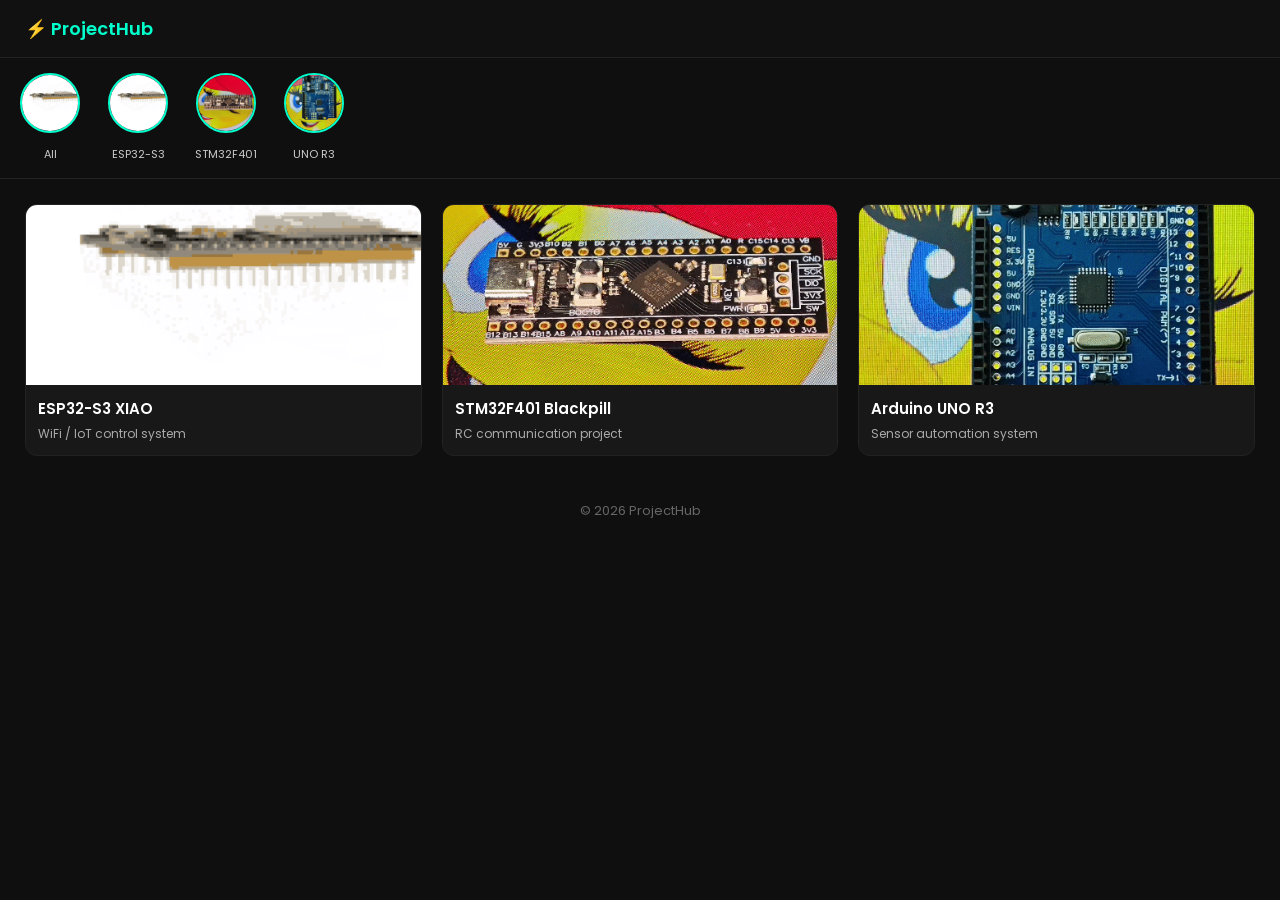
<file: index.html>
<!DOCTYPE html>
<html lang="en">
<head>
<meta charset="UTF-8">
<meta name="viewport" content="width=device-width, initial-scale=1.0">
<title>ProjectHub</title>

<link href="https://fonts.googleapis.com/css2?family=Poppins:wght@300;400;600&display=swap" rel="stylesheet">
<link rel="icon" type="image/x-icon" href="images/favicon.ico">


<style>
*{
  margin:0;
  padding:0;
  box-sizing:border-box;
  font-family:'Poppins',sans-serif;
}

body{
  background:#0f0f0f;
  color:#fff;
}


.navbar{
  display:flex;
  justify-content:space-between;
  align-items:center;
  padding:15px 25px;
  background:#111;
  border-bottom:1px solid #222;
  position:sticky;
  top:0;
  z-index:10;
}

.logo{
  color:#00ffcc;
  font-weight:600;
  font-size:18px;
}

.profiles{
  display:flex;
  gap:18px;
  padding:15px;
  overflow-x:auto;
  border-bottom:1px solid #222;
}

.profile{
  text-align:center;
  cursor:pointer;
  min-width:70px;
}

.profile img{
  width:60px;
  height:60px;
  border-radius:50%;
  border:2px solid #00ffcc;
  object-fit:cover;
}

.profile span{
  display:block;
  font-size:11px;
  margin-top:6px;
  color:#ccc;
}

.feed{
  display:grid;
  grid-template-columns:repeat(auto-fit,minmax(260px,1fr));
  gap:20px;
  padding:25px;
}

.card{
  background:#181818;
  border-radius:12px;
  overflow:hidden;
  border:1px solid #222;
  transition:0.25s;
  cursor:pointer;
}

.card:hover{
  transform:translateY(-5px);
  box-shadow:0 0 15px rgba(0,255,200,0.25);
}

.card img{
  width:100%;
  height:180px;
  object-fit:cover;
  background:#222;
  display:block;
}

.card-content{
  padding:12px;
}

.card-title{
  font-size:15px;
  font-weight:600;
}

.card-desc{
  font-size:12px;
  color:#aaa;
  margin-top:5px;
}

footer{
  text-align:center;
  padding:20px;
  color:#666;
  font-size:13px;
}
</style>
</head>

<body>

<!-- NAVBAR -->
<div class="navbar">
  <div class="logo">⚡ ProjectHub</div>
</div>

<div class="profiles">

  <div class="profile" onclick="filterProjects('all')">
    <img src="./images/esp32.gif" onerror="this.src='https://via.placeholder.com/60'">
    <span>All</span>
  </div>

  <div class="profile" onclick="filterProjects('esp32')">
    <img src="./images/esp32.gif" onerror="this.src='https://via.placeholder.com/60'">
    <span>ESP32-S3</span>
  </div>

  <div class="profile" onclick="filterProjects('stm32')">
    <img src="./images/stm32.gif" onerror="this.src='https://via.placeholder.com/60'">
    <span>STM32F401</span>
  </div>

  <div class="profile" onclick="filterProjects('arduino')">
    <img src="./images/arduino.gif" onerror="this.src='https://via.placeholder.com/60'">
    <span>UNO R3</span>
  </div>

</div>

<div class="feed">

<!-- ESP32 -->
<div class="card" data-type="esp32" onclick="openProject('esp32.html')">
  <img src="./images/esp32.gif">
  <div class="card-content">
    <div class="card-title">ESP32-S3 XIAO</div>
    <div class="card-desc">WiFi / IoT control system</div>
  </div>
</div>

<!-- STM32 -->
<div class="card" data-type="stm32" onclick="openProject('stm32.html')">
  <img src="./images/stm32.gif">
  <div class="card-content">
    <div class="card-title">STM32F401 Blackpill</div>
    <div class="card-desc">RC communication project</div>
  </div>
</div>

<!-- ARDUINO -->
<div class="card" data-type="arduino" onclick="openProject('arduino.html')">
  <img src="./images/arduino.gif">
  <div class="card-content">
    <div class="card-title">Arduino UNO R3</div>
    <div class="card-desc">Sensor automation system</div>
  </div>
</div>

</div>

<footer>
  © 2026 ProjectHub
</footer>

<script>
function openProject(page){
  window.location.href = page;
}

function filterProjects(type){
  const cards = document.querySelectorAll('.card');

  cards.forEach(card => {
    if(type === "all" || card.dataset.type === type){
      card.style.display = "block";
    } else {
      card.style.display = "none";
    }
  });
}
</script>

</body>
</html>
</file>
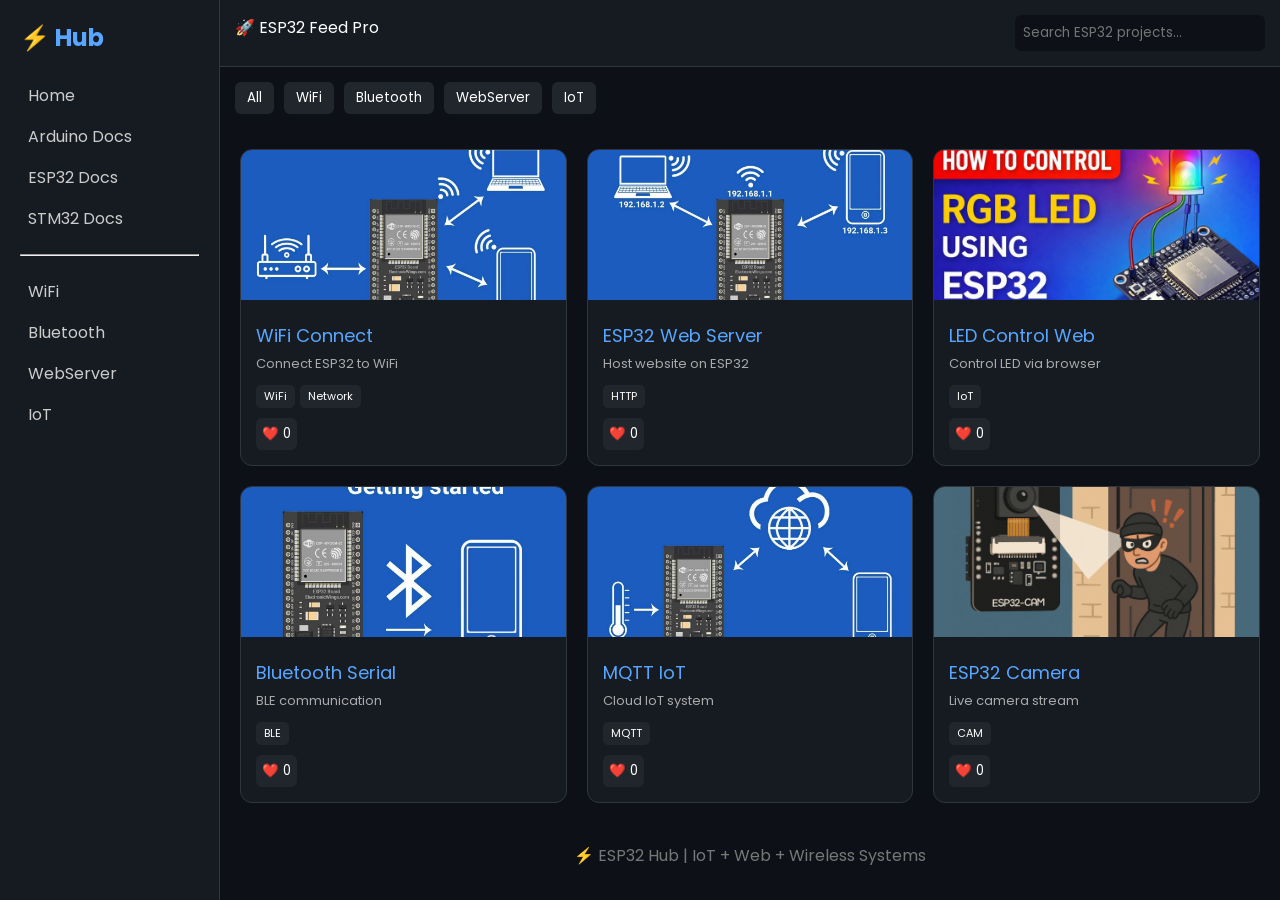
<file: esp32.html>
<!DOCTYPE html>
<html lang="en">
<head>
<meta charset="UTF-8">
<meta name="viewport" content="width=device-width, initial-scale=1.0">
<title>ESP32 Hub Pro</title>

<link href="https://fonts.googleapis.com/css2?family=Poppins:wght@300;400;600&display=swap" rel="stylesheet">

<style>

/* RESET */
*{margin:0;padding:0;box-sizing:border-box;font-family:'Poppins',sans-serif;}

body{
  background:#0d1117;
  color:#fff;
  display:flex;
}

/* SIDEBAR */
.sidebar{
  width:220px;
  background:#161b22;
  height:100vh;
  padding:20px;
  border-right:1px solid #30363d;
  position:fixed;
}

.sidebar h2{
  color:#58a6ff;
  margin-bottom:20px;
}

.sidebar a{
  display:block;
  padding:8px;
  color:#ccc;
  text-decoration:none;
  border-radius:6px;
}

.sidebar a:hover{
  background:#21262d;
  color:#fff;
}

/* MAIN */
.main{
  margin-left:220px;
  width:100%;
}

/* NAVBAR */
.navbar{
  display:flex;
  justify-content:space-between;
  padding:15px;
  background:#161b22;
  border-bottom:1px solid #30363d;
}

.search{
  padding:8px;
  border-radius:6px;
  border:none;
  background:#0d1117;
  color:white;
  width:250px;
}

/* FILTERS */
.filters{
  display:flex;
  gap:10px;
  padding:15px;
  flex-wrap:wrap;
}

.filter-btn{
  background:#21262d;
  border:none;
  padding:6px 12px;
  border-radius:6px;
  cursor:pointer;
  color:#fff;
}

.filter-btn:hover{
  background:#30363d;
}

/* GRID */
.feed{
  display:grid;
  grid-template-columns:repeat(auto-fit,minmax(250px,1fr));
  gap:20px;
  padding:20px;
}

/* CARD */
.post{
  background:#161b22;
  border-radius:12px;
  overflow:hidden;
  cursor:pointer;
  transition:.2s;
  border:1px solid #30363d;
}

.post:hover{
  transform:translateY(-5px);
}

.post img{
  width:100%;
  height:150px;
  object-fit:cover;
}

.content{
  padding:15px;
}

.title{
  font-size:18px;
  color:#58a6ff;
}

.desc{
  font-size:13px;
  color:#aaa;
  margin:5px 0;
}

.tags{
  margin-top:8px;
}

.tag{
  display:inline-block;
  background:#21262d;
  padding:3px 8px;
  border-radius:5px;
  font-size:11px;
  margin-right:5px;
}

/* ACTIONS */
.actions{
  margin-top:10px;
}

button{
  background:#21262d;
  border:none;
  padding:6px;
  border-radius:6px;
  color:#fff;
  cursor:pointer;
}

button:hover{
  background:#30363d;
}

/* FOOTER */
.footer{
  text-align:center;
  padding:20px;
  color:#777;
}

</style>
</head>

<body>

<!-- SIDEBAR -->
<div class="sidebar">
<h2>⚡ Hub</h2>

<a href="index.html">Home</a>
<a href="arduino.html">Arduino Docs</a>
<a href="esp32.html">ESP32 Docs</a>
<a href="stm32.html">STM32 Docs</a>

<hr style="margin:15px 0;">

<a href="#">WiFi</a>
<a href="#">Bluetooth</a>
<a href="#">WebServer</a>
<a href="#">IoT</a>
</div>

<div class="main">

<!-- NAVBAR -->
<div class="navbar">
<div>🚀 ESP32 Feed Pro</div>
<input class="search" placeholder="Search ESP32 projects..." onkeyup="searchPost(this.value)">
</div>

<!-- FILTERS -->
<div class="filters">
<button class="filter-btn" onclick="filter('all')">All</button>
<button class="filter-btn" onclick="filter('wifi')">WiFi</button>
<button class="filter-btn" onclick="filter('ble')">Bluetooth</button>
<button class="filter-btn" onclick="filter('web')">WebServer</button>
<button class="filter-btn" onclick="filter('iot')">IoT</button>
</div>

<!-- FEED -->
<div class="feed" id="feed">

<script>
const posts = [

{name:"WiFi Connect",cat:"wifi",img:"images/wifi.jpg",page:"pages/wifi.html",desc:"Connect ESP32 to WiFi",tags:["WiFi","Network"],id:"e1"},

{name:"ESP32 Web Server",cat:"web",img:"images/webserver.jpg",page:"pages/webserver.html",desc:"Host website on ESP32",tags:["HTTP"],id:"e2"},

{name:"LED Control Web",cat:"web",img:"images/led-web.jpg",page:"pages/ledweb.html",desc:"Control LED via browser",tags:["IoT"],id:"e3"},

{name:"Bluetooth Serial",cat:"ble",img:"images/bluetooth.jpg",page:"pages/bluetooth.html",desc:"BLE communication",tags:["BLE"],id:"e4"},

{name:"MQTT IoT",cat:"iot",img:"images/mqtt.jpg",page:"pages/mqtt.html",desc:"Cloud IoT system",tags:["MQTT"],id:"e5"},

{name:"ESP32 Camera",cat:"iot",img:"images/cam.jpg",page:"pages/cam.html",desc:"Live camera stream",tags:["CAM"],id:"e6"}

];

function render(){
  let html = "";
  posts.forEach(p=>{
    html += `
    <div class="post ${p.cat}" data-name="${p.name.toLowerCase()}" onclick="openPage('${p.page}')">

      <img src="${p.img}">

      <div class="content">
        <div class="title">${p.name}</div>
        <div class="desc">${p.desc}</div>

        <div class="tags">
          ${p.tags.map(t=>`<span class="tag">${t}</span>`).join("")}
        </div>

        <div class="actions">
          <button onclick="like(event,'${p.id}')">❤️ <span id="${p.id}">0</span></button>
        </div>
      </div>

    </div>`;
  });

  document.getElementById("feed").innerHTML = html;
}

function openPage(page){
  window.location.href = page;
}

function like(e,id){
  e.stopPropagation();
  let count = localStorage.getItem(id) || 0;
  count++;
  localStorage.setItem(id,count);
  document.getElementById(id).innerText = count;
}

window.onload = function(){
  render();

  setTimeout(()=>{
    posts.forEach(p=>{
      document.getElementById(p.id).innerText =
        localStorage.getItem(p.id) || 0;
    });
  },100);
}

function filter(type){
  document.querySelectorAll(".post").forEach(p=>{
    if(type==="all") p.style.display="block";
    else p.style.display = p.classList.contains(type)?"block":"none";
  });
}

function searchPost(text){
  text=text.toLowerCase();
  document.querySelectorAll(".post").forEach(p=>{
    let name=p.getAttribute("data-name");
    p.style.display = name.includes(text)?"block":"none";
  });
}
</script>

</div>

<div class="footer">
⚡ ESP32 Hub | IoT + Web + Wireless Systems
</div>

</div>

</body>
</html>
</file>
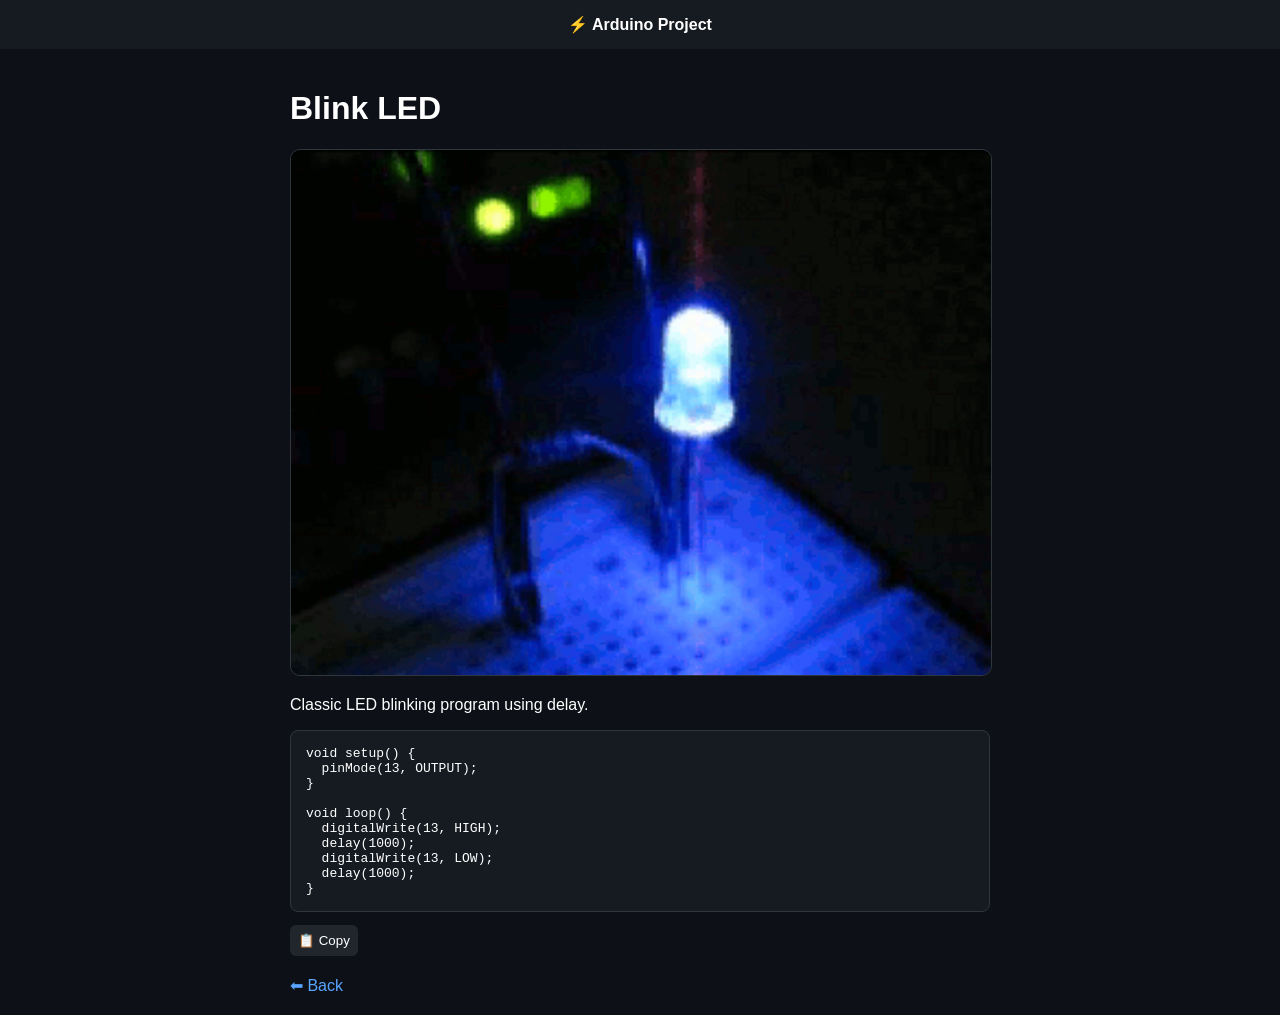
<file: pages/blink.html>
<!DOCTYPE html>
<html lang="en">
<head>
<meta charset="UTF-8">
<meta name="viewport" content="width=device-width, initial-scale=1.0">
<title>Blink - Arduino</title>

<style>
body { margin:0; font-family:Arial; background:#0d1117; color:white; }
.header { text-align:center; padding:15px; background:#161b22; font-weight:bold; }
.container { max-width:700px; margin:auto; padding:20px; }
img { width:100%; border-radius:10px; border:1px solid #30363d; }
pre { background:#161b22; padding:15px; border-radius:8px; border:1px solid #30363d; }
button { background:#21262d; color:white; border:none; padding:8px; border-radius:6px; cursor:pointer; }
a { color:#58a6ff; text-decoration:none; display:inline-block; margin-top:20px; }
</style>
</head>

<body>

<div class="header">⚡ Arduino Project</div>

<div class="container">
<h1>Blink LED</h1>

<img src="../images/blink.gif">

<p>Classic LED blinking program using delay.</p>

<pre id="code">
void setup() {
  pinMode(13, OUTPUT);
}

void loop() {
  digitalWrite(13, HIGH);
  delay(1000);
  digitalWrite(13, LOW);
  delay(1000);
}
</pre>

<button onclick="copy()">📋 Copy</button>

<br>
<a href="../arduino.html">⬅ Back</a>
</div>

<script>
function copy(){
  navigator.clipboard.writeText(document.getElementById("code").innerText);
  alert("Copied!");
}
</script>

</body>
</html>
</file>
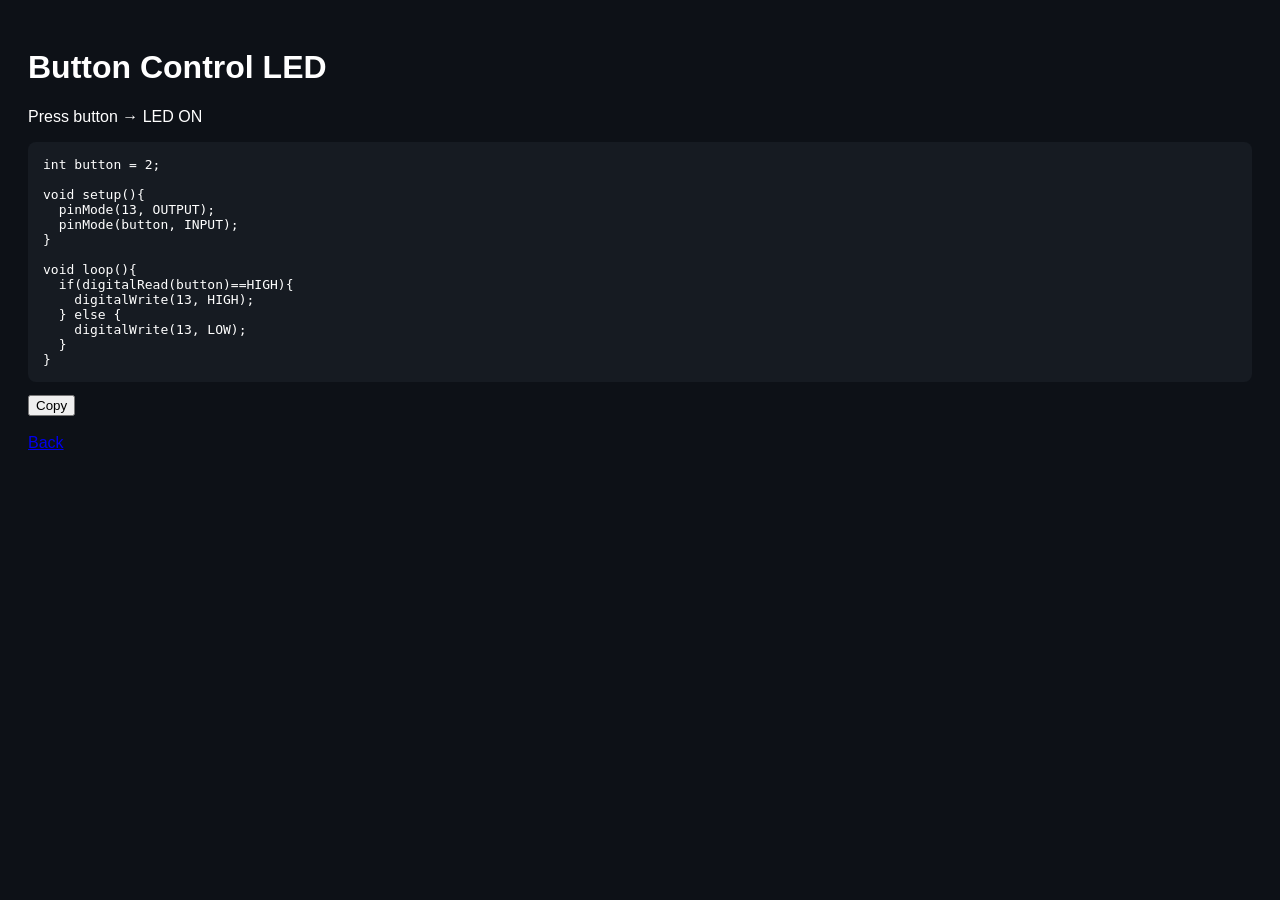
<file: pages/button-led.html>
<!DOCTYPE html>
<html>
<head>
<title>Button LED</title>
<style>
body{background:#0d1117;color:white;font-family:Arial;padding:20px;}
pre{background:#161b22;padding:15px;border-radius:8px;}
</style>
</head>

<body>

<h1>Button Control LED</h1>

<p>Press button → LED ON</p>

<pre id="code">
int button = 2;

void setup(){
  pinMode(13, OUTPUT);
  pinMode(button, INPUT);
}

void loop(){
  if(digitalRead(button)==HIGH){
    digitalWrite(13, HIGH);
  } else {
    digitalWrite(13, LOW);
  }
}
</pre>

<button onclick="copy()">Copy</button>
<br><br>
<a href="../arduino.html">Back</a>

<script>
function copy(){
navigator.clipboard.writeText(document.getElementById("code").innerText);
}
</script>

</body>
</html>
</file>
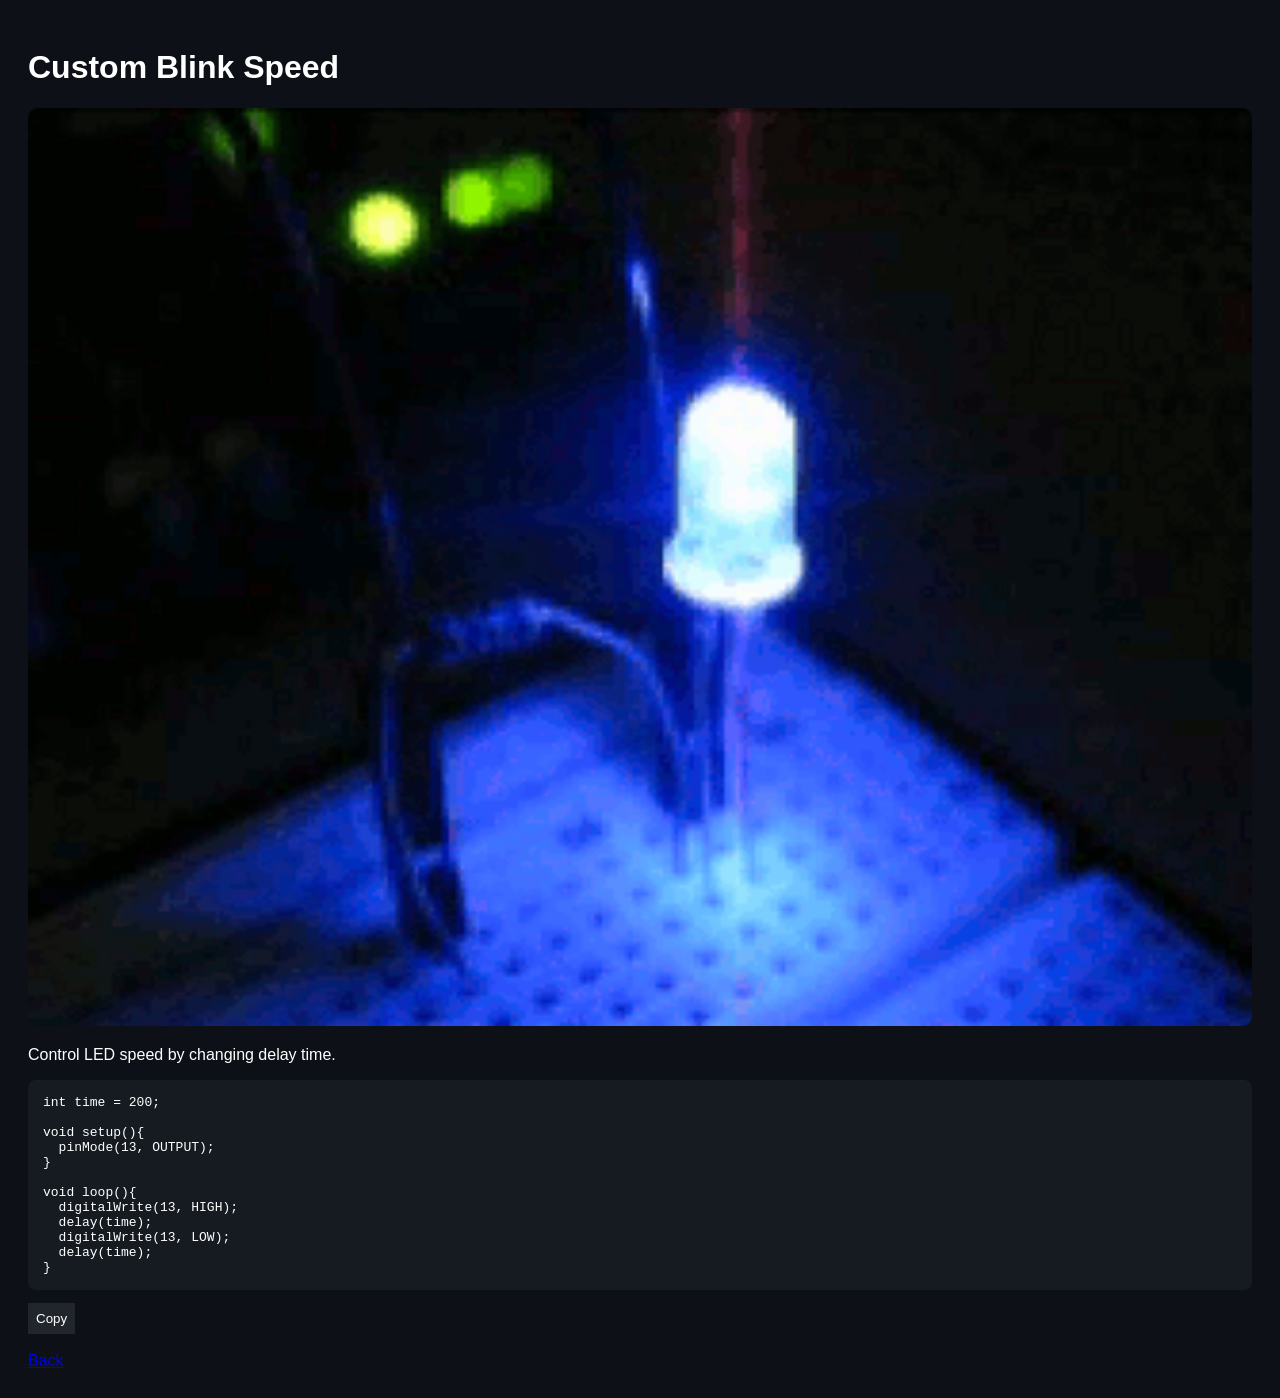
<file: pages/custom-blink.html>
<!DOCTYPE html>
<html>
<head>
<title>Custom Blink</title>
<style>
body{background:#0d1117;color:white;font-family:Arial;padding:20px;}
pre{background:#161b22;padding:15px;border-radius:8px;}
button{background:#21262d;color:white;border:none;padding:8px;}
</style>
</head>

<body>

<h1>Custom Blink Speed</h1>
<img src="../images/blink.gif" style="width:100%;border-radius:10px;">

<p>Control LED speed by changing delay time.</p>

<pre id="code">
int time = 200;

void setup(){
  pinMode(13, OUTPUT);
}

void loop(){
  digitalWrite(13, HIGH);
  delay(time);
  digitalWrite(13, LOW);
  delay(time);
}
</pre>

<button onclick="copy()">Copy</button>
<br><br>
<a href="../arduino.html">Back</a>

<script>
function copy(){
navigator.clipboard.writeText(document.getElementById("code").innerText);
}
</script>

</body>
</html>
</file>
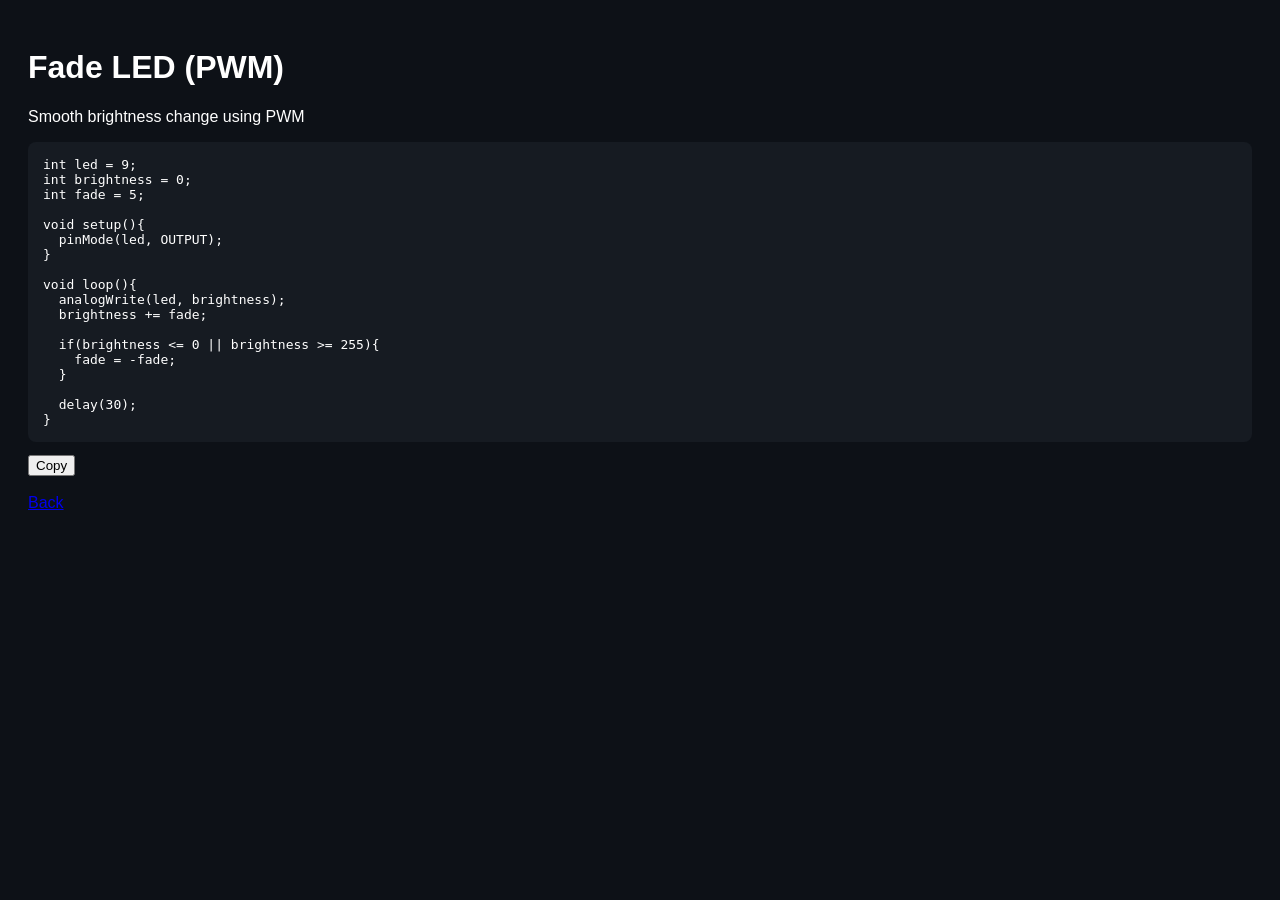
<file: pages/fade-led.html>
<!DOCTYPE html>
<html>
<head>
<title>Fade LED</title>
<style>
body{background:#0d1117;color:white;font-family:Arial;padding:20px;}
pre{background:#161b22;padding:15px;border-radius:8px;}
</style>
</head>

<body>

<h1>Fade LED (PWM)</h1>

<p>Smooth brightness change using PWM</p>

<pre id="code">
int led = 9;
int brightness = 0;
int fade = 5;

void setup(){
  pinMode(led, OUTPUT);
}

void loop(){
  analogWrite(led, brightness);
  brightness += fade;

  if(brightness <= 0 || brightness >= 255){
    fade = -fade;
  }

  delay(30);
}
</pre>

<button onclick="copy()">Copy</button>
<br><br>
<a href="../arduino.html">Back</a>

<script>
function copy(){
navigator.clipboard.writeText(document.getElementById("code").innerText);
}
</script>

</body>
</html>
</file>
